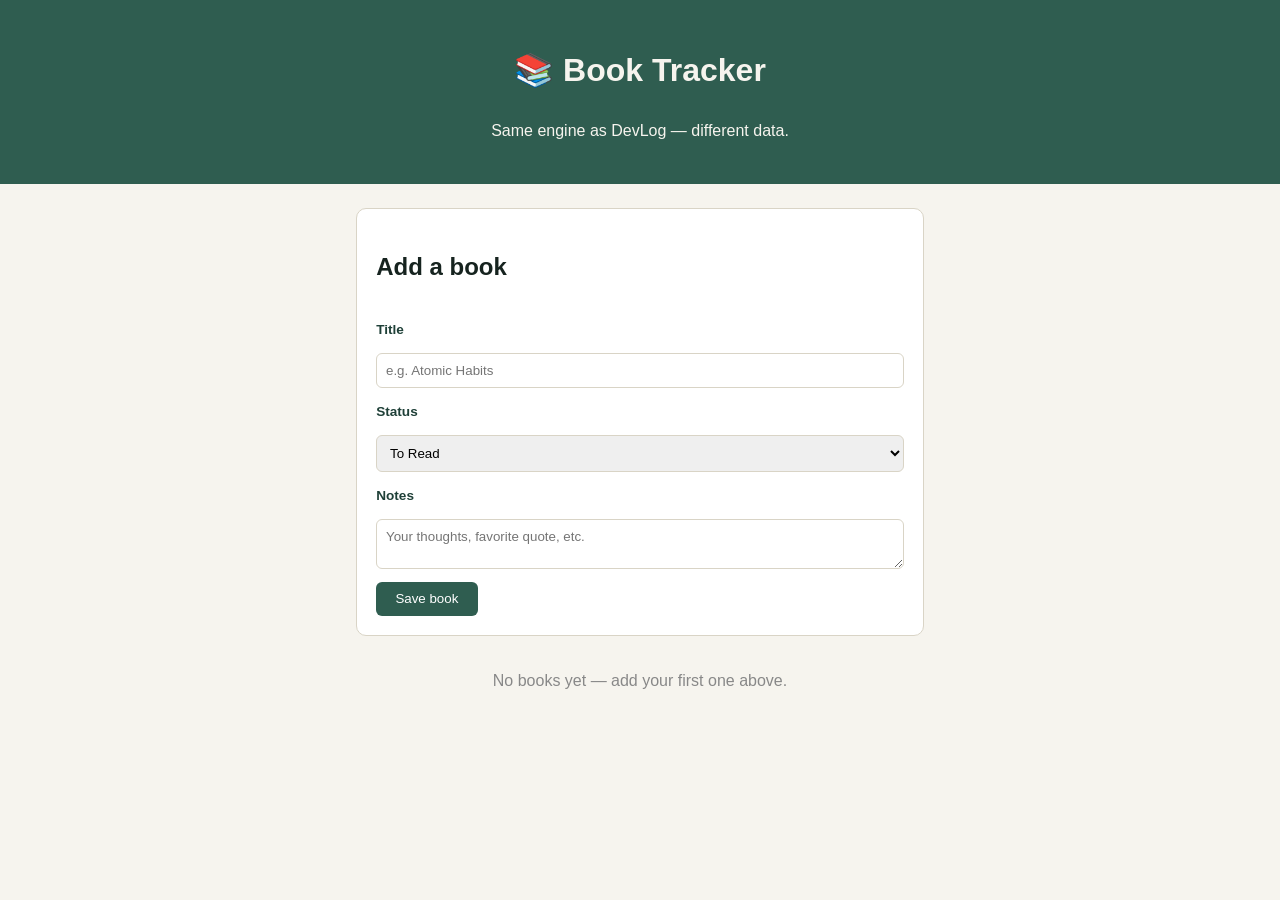
<file: BookTracker/index.html>
<!DOCTYPE html>
<html lang="en">

<head>
    <meta charset="UTF-8">
    <meta name="viewport" content="width=device-width, initial-scale=1.0">
    <title>Book Tracker — same brain as DevLog</title>
<link rel="stylesheet" href="style.css">
<script src="script.js" defer></script>
</head>

<body>

    <header>
        <h1>📚 Book Tracker</h1>
        <p>Same engine as DevLog — different data.</p>
    </header>

    <main>
        <form id="book-form">
            <h2 id="form-title">Add a book</h2>

            <label for="title">Title</label>
            <input type="text" id="title" required placeholder="e.g. Atomic Habits">

            <label for="status">Status</label>
            <select id="status">
                <option value="To-Read">To Read</option>
                <option value="Reading">Reading</option>
                <option value="Finished">Finished</option>
            </select>

            <label for="notes">Notes</label>
            <textarea id="notes" placeholder="Your thoughts, favorite quote, etc."></textarea>

            <div>
                <button type="submit" id="submit-btn">Save book</button>
                <button type="button" id="cancel-edit">Cancel edit</button>
            </div>
        </form>

        <div id="book-list"></div>
        <p id="empty-msg" style="display:none;">No books yet — add your first one above.</p>
    </main>

   

</body>

</html>
</file>
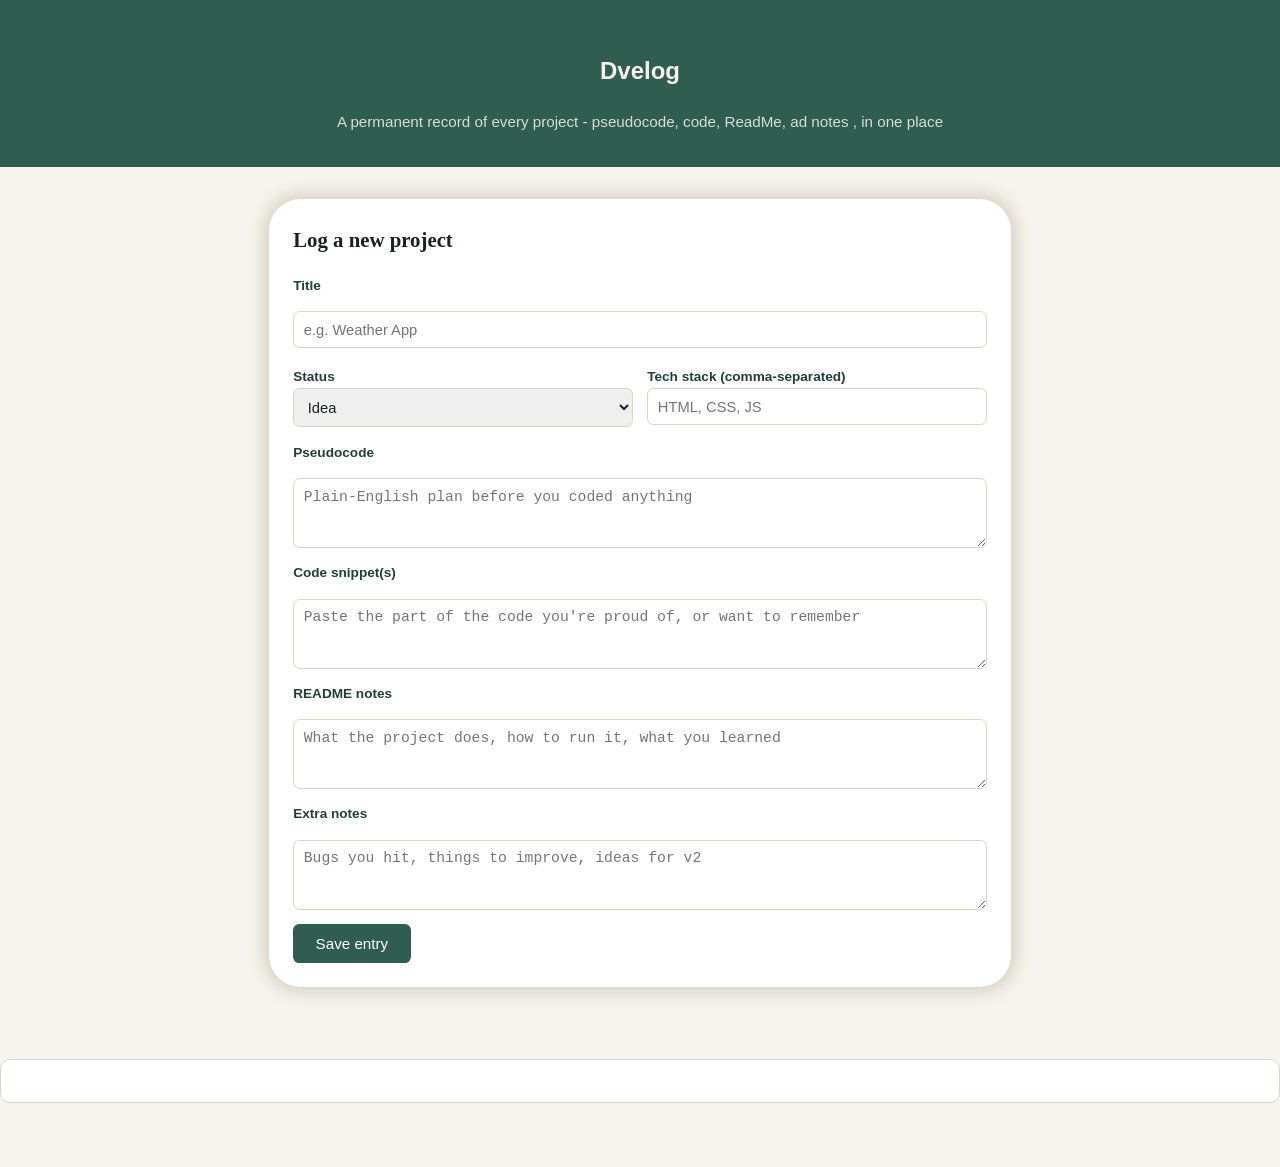
<file: Devlog/index.html>
<!DOCTYPE html>
<html lang="en">
<head>
    <meta charset="UTF-8">
    <meta name="viewport" content="width=device-width, initial-scale=1.0">
    <title>
    DevLog Starter
    </title>
    <link rel="stylesheet" href="style.css">
    <script src="script.js" defer></script>

</head>
<body>
    <header>
        <h2> Dvelog</h2>
        <p>A permanent record of every project - pseudocode, code, ReadMe, ad notes , in one place</p>
    </header>

      <main>

        <form id="entry-form" class="entry-form">

            <h2 id="form-title">Log a new project</h2>

            <label for="title">Title</label>
            <input type="text" id="title" required placeholder="e.g. Weather App">

            <div class="row">
                <div>
                    <label for="status">Status</label>
                    <select id="status">
                        <option value="Idea">Idea</option>
                        <option value="In-Progress">In Progress</option>
                        <option value="Done">Done</option>
                    </select>
                </div>
                <div>
                    <label for="techStack">Tech stack (comma-separated)</label>
                    <input type="text" id="techStack" placeholder="HTML, CSS, JS">
                </div>
            </div>

            <label for="pseudocode">Pseudocode</label>
            <textarea id="pseudocode" placeholder="Plain-English plan before you coded anything"></textarea>

            <label for="code">Code snippet(s)</label>
            <textarea id="code"
                placeholder="Paste the part of the code you're proud of, or want to remember"></textarea>

            <label for="readme">README notes</label>
            <textarea id="readme" placeholder="What the project does, how to run it, what you learned"></textarea>

            <label for="notes">Extra notes</label>
            <textarea id="notes" placeholder="Bugs you hit, things to improve, ideas for v2"></textarea>

            <div>
                <button type="submit" id="submit-btn" class="btn">Save entry</button>
                <button type="button" id="cancel-edit" class="btn btn-cancel">Cancel edit</button>
            </div>

        </form>

        <div id="entries-list" class="entries-list"></div>
        <p id="empty-msg">No projects logged yet - add your first one above.</p>

    </main>


    <div class="entry-card">
       

    </div>

</body>
</html>
</file>
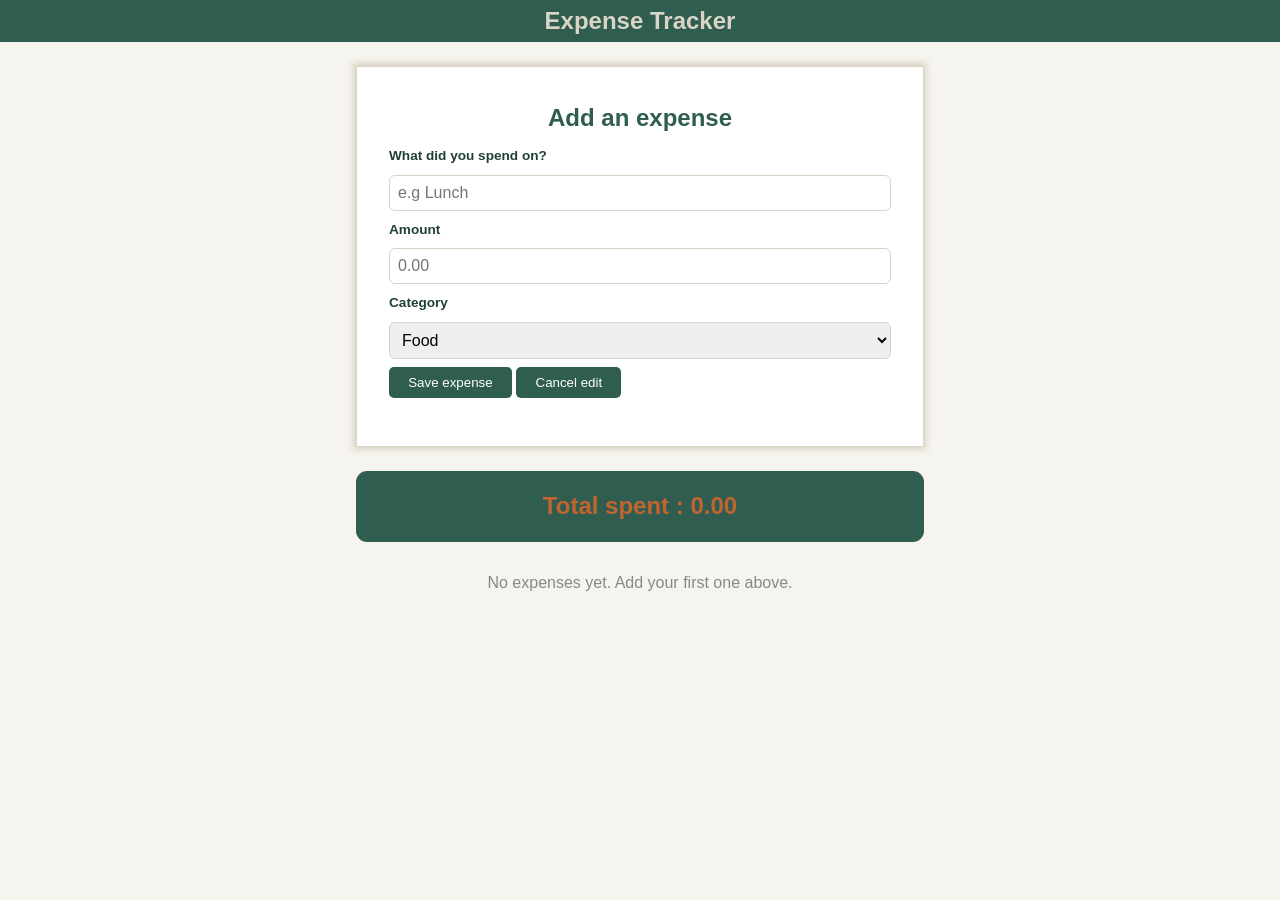
<file: ExpenseTracker/index.html>
<!DOCTYPE html>
<html lang="en">

<head>
    <meta charset="UTF-8">
    <meta name="viewport" content="width=device-width, initial-scale=1.0">
    <title>Expense Tracker</title>
    <link rel="stylesheet" href="style.css">
    <script src="script.js" defer></script>
</head>

<body>
    <header>
        <h1>Expense Tracker</h1>
    </header>

    <main>
        <form id="expense-form">
            <h2 id="form-title">Add an expense</h2>

            <label for="title">What did you spend on?</label>
            <input type="text" id="title" placeholder="e.g Lunch">

            <label for="amount">Amount</label>
            <input type="number" id="amount" placeholder="0.00">

            <label for="category">Category</label>
            <select id="category">
                <option value="food">Food</option>
                <option value="travel">Travel</option>
                <option value="study">Study</option>
                <option value="other">Other</option>
            </select>

            <div class="buttons">
                <button type="submit" id="submit-btn">Save expense</button>
                <button type="button" id="cancel-edit">Cancel edit</button>
            </div>
        </form>

        <!-- Total box: updated by renderExpenses() -->
        <div id="total-box">
            <span id="spent">Total spent : </span>
            <span id="total-value">0.00</span>
        </div>

        <!-- card list are here -->
        <div id="expense-list"></div>
        <p id="empty-msg">No expenses yet. Add your first one above.</p>
    </main>
</body>

</html>
</file>
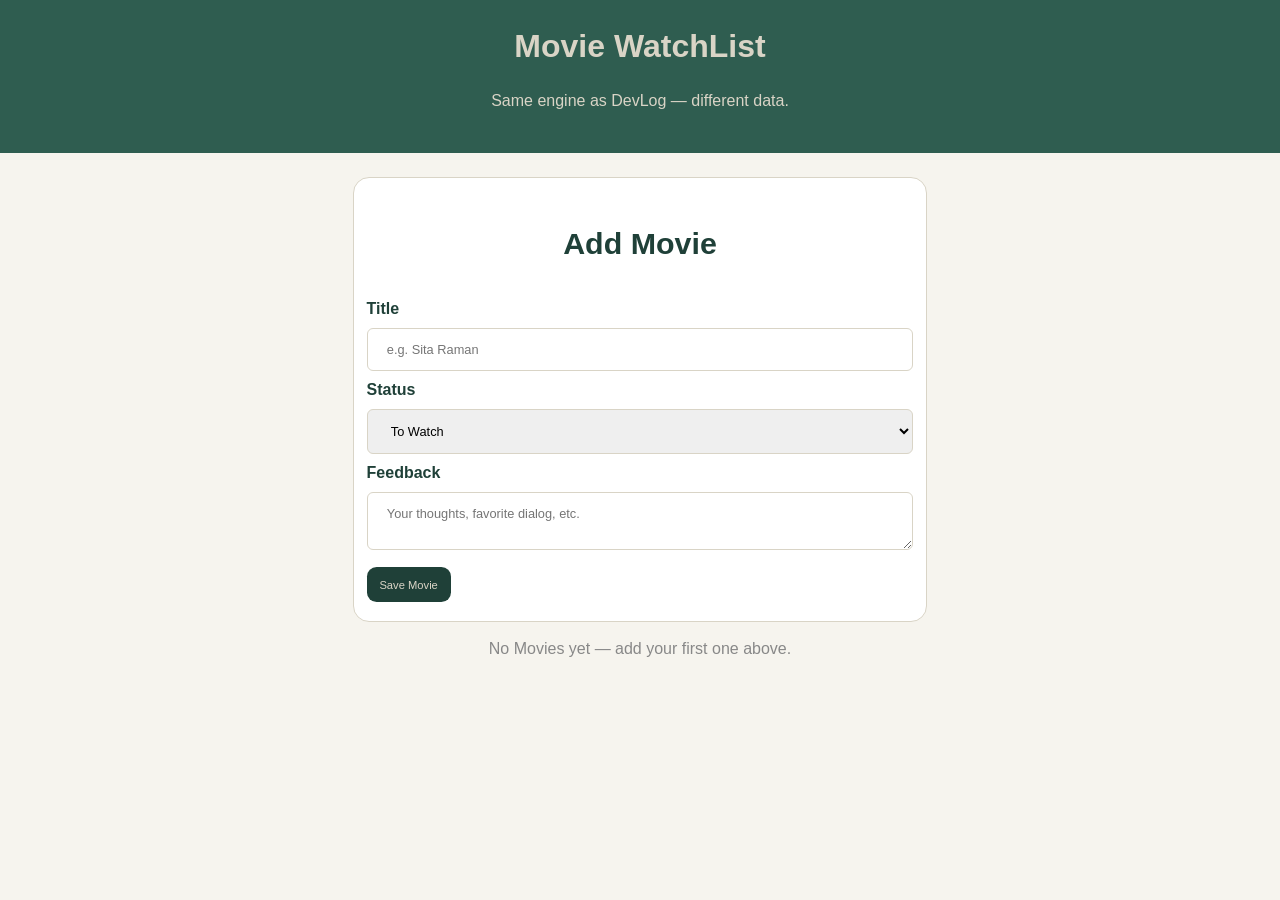
<file: MovieWatchList/index.html>
<!DOCTYPE html>
<html lang="en">

<head>
    <meta charset="UTF-8">
    <meta name="viewport" content="width=device-width, initial-scale=1.0">
    <title>Movie WatchList — same brain as DevLog</title>
<link rel="stylesheet" href="style.css">
<script src="script.js" defer></script>
<!--  without defer,  getElementById runs before the HTML exists and return null -->
</head>

<body>

    <header>
        <h1>Movie WatchList</h1>
        <p>Same engine as DevLog — different data.</p>
    </header>

    <main>
        <form id="movie-form">
            <h2 id="movie-title">Add a Movie</h2>

            <label for="title">Title</label>
            <input type="text" id="title" required placeholder="e.g. Sita Raman">

            <label for="status">Status</label>
            <select id="status">
                <option value="To-watch">To Watch</option>
                <option value="watching">Watching</option>
                <option value="Finished">Finished</option>
            </select>

            <label for="feedback">Feedback</label>
            <textarea id="feedback" placeholder="Your thoughts, favorite dialog, etc."></textarea>

            <div id="buttons">
                <button type="submit" id="submit-btn">Save Movie</button>
                <button type="button" id="cancel-edit">Cancel edit</button>
            </div>
        </form>

        <div id="movie-list"></div>
        <p id="empty-msg">No Movies yet — add your first one above.</p>
    </main>

   

</body>

</html>
</file>
<file: BookTracker/style.css>
:root {
            --ink: #16231f;
            --paper: #f6f4ee;
            --moss: #2f5d50;
            --moss-dark: #1f4038;
            --line: #d9d4c6;
        }

        * {
            box-sizing: border-box;
        }

        body {
            margin: 0;
            background: var(--paper);
            color: var(--ink);
            font-family: -apple-system, "Segoe UI", Roboto, sans-serif;
            line-height: 1.6;
            padding-bottom: 3rem;
        }

        header {
            background: var(--moss);
            color: var(--paper);
            padding: 1.5rem;
            text-align: center;
        }

        main {
            max-width: 600px;
            margin: 0 auto;
            padding: 1.5rem 1rem;
        }

        #book-form {
            background: white;
            border: 1px solid var(--line);
            border-radius: 10px;
            padding: 1.2rem;
            margin-bottom: 2rem;
            display: grid;
            gap: 0.8rem;
        }

        #book-form label {
            font-size: 0.85rem;
            font-weight: 600;
            color: var(--moss-dark);
        }

        #book-form input,
        #book-form select,
        #book-form textarea {
            width: 100%;
            padding: 0.55rem;
            border: 1px solid var(--line);
            border-radius: 6px;
            font-family: inherit;
        }

        #book-form button {
            padding: 0.6rem 1.2rem;
            background: var(--moss);
            color: white;
            border: none;
            border-radius: 6px;
            cursor: pointer;
            justify-self: start;
        }

        #cancel-edit {
            background: #999;
            display: none;
            margin-left: 0.5rem;
        }

        .book-card {
            background: white;
            border: 1px solid var(--line);
            border-radius: 10px;
            padding: 1rem;
            margin-bottom: 1rem;
        }

        .badge {
            font-size: 0.75rem;
            padding: 0.2rem 0.6rem;
            border-radius: 999px;
            background: var(--line);
            display: inline-block;
            margin-bottom: 0.5rem;
        }

        .book-card button {
            padding: 0.35rem 0.8rem;
            font-size: 0.8rem;
            border: none;
            border-radius: 5px;
            cursor: pointer;
            margin-right: 0.4rem;
        }

        .edit-btn {
            background: #c1652f;
            color: white;
        }

        .delete-btn {
            background: #a8462f;
            color: white;
        }

        #empty-msg {
            text-align: center;
            color: #888;
        }
</file>
<file: Devlog/style.css>
/* Maintainable theme */
:root {
    --ink: #16231f;
    --paper: #f6f4ee;
    --moss: #2f5d50;
    --moss-dark: #1f4038;
    --clay: #c1652f;
    --line: #d9d4c6;
    --font-display: "Georgia", serif;
    --font-body: -apple-system, "Segoe UI", Roboto, sans-serif;
}

* {
    box-sizing: border-box;
}

body {
    margin: 0;
    background: var(--paper);
    color: var(--ink);
    font-family: var(--font-body);
    line-height: 1.6;
    padding-bottom: 4rem;
}

header {
    background: var(--moss);
    color: var(--paper);
    padding: 2rem 1.5rem;
    text-align: center;
}

header h1 {
    font-family: var(--font-display);
    margin: 0 0 0.3rem;
}

header p {
    margin: 0;
    opacity: 0.85;
    font-size: 0.95rem;
}

main {
    margin: 0 auto;
    max-width: 780px;
    padding: 2rem 1.2rem;
}

.entry-form {
    border-radius: 2rem;
    box-shadow: 0 0 1rem 0.4rem var(--line);
    padding: 1.5rem;
    background: white;
    margin-bottom: 2.5rem;
    display: grid;
    gap: 0.9rem;
}

.entry-form h2 {
    margin: 0 0 0.3rem;
    font-family: var(--font-display);
    font-size: 1.3rem;
}

.entry-form label {
    font-size: 0.85rem;
    font-weight: 600;
    color: var(--moss-dark);
}

.entry-form input,
.entry-form select,
.entry-form textarea {
    width: 100%;
    padding: 0.6rem;
    border: 1px solid var(--line);
    border-radius: 0.4rem;
    font-family: inherit;
    color: var(--ink);
    font-size: 0.92rem;
}

.entry-form textarea {
    resize: vertical;
    min-height: 70px;
    font-family: monospace;
}

.entry-form .row {
    display: grid;
    gap: 0.9rem;
    grid-template-columns: 1fr 1fr;
}

@media (max-width: 560px) {
    .entry-form .row {
        grid-template-columns: 1fr;
    }
}

.entry-form .btn {
    padding: 0.7rem 1.4rem;
    background: var(--moss);
    color: white;
    border: none;
    border-radius: 0.4rem;
    cursor: pointer;
    font-size: 0.95rem;
    justify-self: start;
}

.entry-form .btn:hover {
    background: var(--moss-dark);
}

.entry-form .btn-cancel {
    background: #999;
    display: none;
    margin-left: 0.6rem;
}

#empty-msg {
    text-align: center;
    color: #888;
    padding: 2rem 0;
}

#entries-list {
    display: grid;
    gap: 1.2rem;
}

.entry-card {
    background: white;
    border: 1px solid var(--line);
    border-radius: 10px;
    padding: 1.3rem;
}
</file>
<file: ExpenseTracker/style.css>
:root {
       --ink: #16231f;
       --paper: #f6f4ee;
       --moss: #2f5d50;
       --moss-dark: #1f4038;
       --clay: #c1652f;
       --line: #d9d4c6;
   }

   * {
       box-sizing: border-box;
   }

   body {
       margin: 0;
       background: var(--paper);
       color: var(--ink);
       font-family: -apple-system, "Segoe UI", Roboto, sans-serif;
       line-height: 1.6;
       padding-bottom: 3rem;
   }

   header {
       background: var(--moss);
       padding: 0.1rem 1rem;
       text-align: center;
       color: var(--line)
   }

   header h1 {
       font-size: 1.5rem;
       margin: 0;
   }


   main {
       
       max-width: 600px;
       margin: 0 auto;
       padding: 1.5rem 1rem;
       

   }

   #expense-form {
       border: 1px solid var(--line);
       box-shadow: 0 0 0.4rem 0.2rem var(--line);
       padding: 2rem;
       background: white;
       margin-bottom: 1.5rem;
       display: grid;
       gap: 0.5rem;

   }

   #expense-form h2 {
       color: var(--moss);
       text-align: center;
       font-size: 1.5rem;
       font-weight: bold;
       margin: 0;
   }


   #expense-form label {
       font-size: 0.85rem;
       font-weight: 600;
       color: var(--moss-dark);
   }

   #expense-form input,
   #expense-form select {
       width: 100%;
       padding: 0.5rem;
       border-radius: 6px;
       outline: none;
       border: 1px solid var(--line);
       font-family: inherit;
       font-size: 1rem;


   }

   #expense-form button {
       padding: 0.5rem 1.2rem;
       background: var(--moss);
       color: white;
       border: none;
       border-radius: 5px;
       margin-bottom: 1rem;
       cursor: pointer;
       justify-self: start;
   }

   #expense-form button:hover {
       background: var(--ink);

   }

   #cancel-btn {
       /* display: none; */
       background-color: #999 !important;
       /* margin-left: 0.5rem; */

   }

   #total-box {
       text-align: center;
       background-color: var(--moss);
       padding:1rem;
       border-radius: 0.7rem;


   }

   #spent {

       font-weight: 700;
       font-size: 1.5rem;
       color: var(--clay);
   }

   #total-value {
       font-weight: 700;
       font-size: 1.5rem;
       color: var(--clay)
   }

   #empty-msg {
       text-align: center;
       color: #888;
   }


   #expense-list {
    margin-top: 12px;
   
       display: grid;
       gap:1rem;


   }

   .card {
    

       border: 1px solid var(--line);
       background: white;
       border-radius: 10px;
       padding: 2rem;

   }

   .card h3 {
       font-size: 1.15rem;
       color: var(--moss-dark);
       margin: 0.3rem 0;

   }

   .badge {
       background: var(--line);
       font-size: 0.75rem;
       padding: 0.2rem 0.5rem;
       border-radius: 999px;
       display: inline-block;
       font-weight: 500;


   }

   .card button {
       padding: 0.4rem 0.9rem;
       font-size: 0.83rem;
       border: none;
       border-radius: 5px;
       cursor: pointer;
       margin-top: 0.5rem;
       margin-right: 0.4rem;
       color: white;

   }



   .edit-btn {
       background: var(--clay);
   }

   .delete-btn {
       background: #a8462f;
   }

   .amount {

       color: var(--clay);
       font-weight: 600;


   }




   @media (max-width:480px) {
       main {
           padding: 1rem 0.75rem;

       }

       #expense-form button {
           width: 100%;
           justify-self: stretch;
       }

       #cancel-edit {
           margin-left: 0;
           margin-top: 0.5rem;
       }

       }
</file>
<file: MovieWatchList/style.css>
:root {
            --ink: #16231f;
            --paper: #f6f4ee;
            --moss: #2f5d50;
            --moss-dark: #1f4038;
            --line: #d9d4c6;
        }
*{
    box-sizing: border-box;
}
body{
    margin:0;
    background: var(--paper);
    padding-bottom: 2rem;
            font-family: -apple-system, "Segoe UI", Roboto, sans-serif;

            line-height: 1.4;
            width:100%;
}
header{
    background: var(--moss);
    padding:1.5rem 0.8rem;
    text-align: center;
    color:var(--line)

}
header h1{
    margin-top: 0;
    
}
main{
    max-width: 600px;
    margin:0 auto;
    /* margin-top: 2rem; */
    padding:1.5rem 0.8rem;
    
    

}

#movie-form{
    border: 1px solid var(--line);
    border-radius: 1rem;
    padding:1.2rem 0.8rem;
    background-color: white;
    display: grid;
    grid-template-columns: minmax(0,1fr);
    gap:0.5rem;

}
#movie-title{
    text-align: center;
    font-size: 1.9rem;
    font-weight: bold;
    color:var(--moss-dark)
}

#movie-form label{
    
    font-size: 1rem;
    font-weight: 600;
    color:var(--moss-dark);
    /* color:red; */

}
#feedback{
max-height: 60px;    
resize: vertical;
/* max-width: 100%; */
}

#movie-form input,
#movie-form textarea,
#movie-form select{
    
    padding:0.8rem 1.2rem;
    width:100%;
    max-width: 100%;
    border:1px solid var(--line);
    border-radius: 6px;
    outline: none;
    font-size: 0.8rem;
    font-family: inherit;
    
}
#movie-form button{
    background-color: var(--moss-dark);
    padding:0.7rem 0.8rem;
    border:none;
    color:var(--line);
    font-size: 0.7rem;
    border-radius: 0.6rem;
    margin-top: 0.6rem;

}
#movie-form button:hover{
    background-color: var(--moss);
    cursor: pointer;

}

#cancel-edit{
    /* display: none; */
    margin-left: 0.3rem;


}



 .movie-card {
            background: white;
            border: 1px solid var(--line);
            border-radius: 10px;
            padding: 1rem;
            margin-bottom: 1rem;
        }

        .badge {
            font-size: 0.75rem;
            padding: 0.2rem 0.6rem;
            border-radius: 999px;
            background: var(--line);
            display: inline-block;
            margin-bottom: 0.5rem;
        }

        .movie-card button {
            padding: 0.35rem 0.8rem;
            font-size: 0.8rem;
            border: none;
            border-radius: 5px;
            cursor: pointer;
            margin-right: 0.4rem;
        }

        .edit-btn {
            background: #c1652f;
            color: white;
        }

        .delete-btn {
            background: #a8462f;
            color: white;
        }
#empty-msg{
    text-align: center;
    color:#888;

}
@media (max-width:450px) {
    header{
        font-size: 0.7rem;
    }
    main{
        padding:1rem 0.8rem;
    }
    
 
    #movie-form h2{
font-size: 1.2rem;
    }

    #cancel-edit{
        margin-left:0rem;


    }
    #buttons{
        display: grid;
    }
}
</file>
